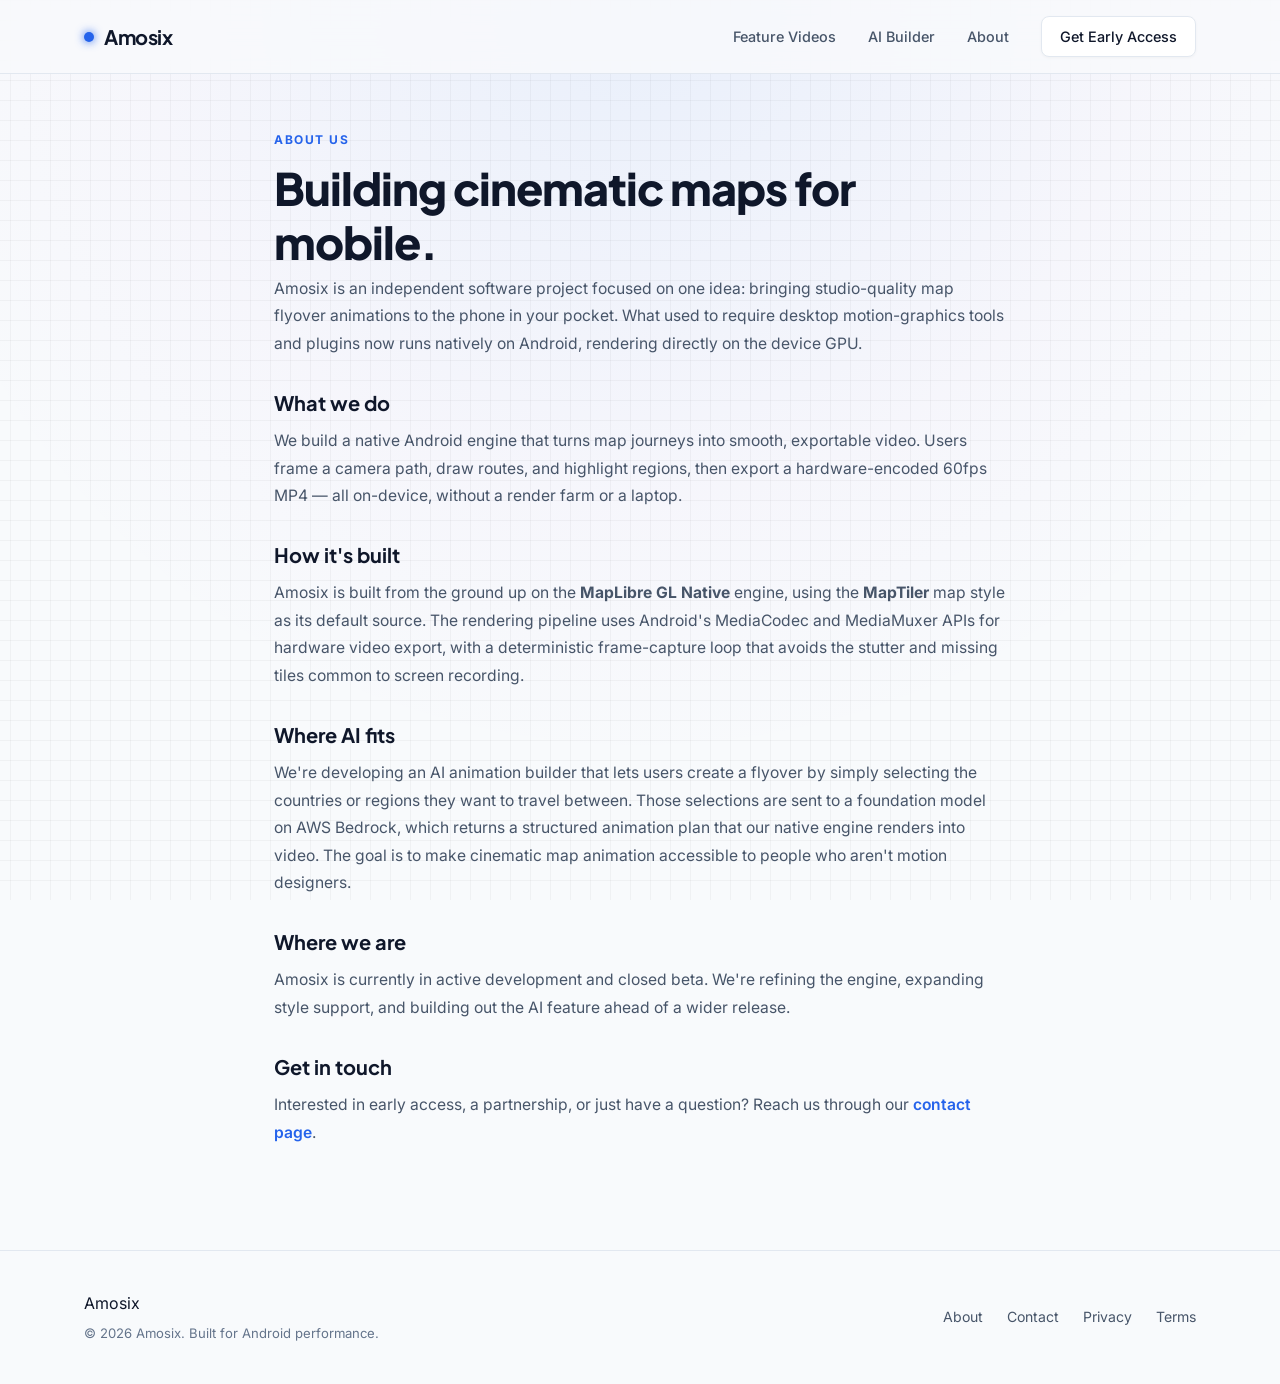
<file: about.html>
<!DOCTYPE html><html lang="en"><head><meta charset="UTF-8"><meta name="viewport" content="width=device-width,initial-scale=1"><title>About Us — Amosix</title><meta name="description" content="About Amosix — the team and mission behind the native Android map animation engine."><link rel="preconnect" href="https://fonts.googleapis.com"><link rel="preconnect" href="https://fonts.gstatic.com" crossorigin><link href="https://fonts.googleapis.com/css2?family=Inter:wght@300;400;500;600;700&family=Plus+Jakarta+Sans:wght@500;600;700;800&family=Space+Grotesk:wght@600;700&display=swap" rel="stylesheet"><link rel="stylesheet" href="style.css"></head><body><header class="navbar"><div class="nav-container"><a href="index.html" class="brand"><span class="brand-dot"></span> <span class="brand-name">Amosix</span></a><nav class="nav-menu" id="navMenu"><a href="index.html#showcase" class="nav-link">Feature Videos</a> <a href="index.html#ai" class="nav-link">AI Builder</a> <a href="about.html" class="nav-link">About</a> <a href="contact.html" class="nav-link btn-link">Get Early Access</a></nav><button class="nav-toggle" id="navToggle" aria-label="Toggle Navigation"><span></span> <span></span></button></div></header><section class="legal-section"><div class="legal-container"><span class="sub-title">ABOUT US</span><h1>Building cinematic maps for mobile.</h1><p>Amosix is an independent software project focused on one idea: bringing studio-quality map flyover animations to the phone in your pocket. What used to require desktop motion-graphics tools and plugins now runs natively on Android, rendering directly on the device GPU.</p><h2>What we do</h2><p>We build a native Android engine that turns map journeys into smooth, exportable video. Users frame a camera path, draw routes, and highlight regions, then export a hardware-encoded 60fps MP4 — all on-device, without a render farm or a laptop.</p><h2>How it's built</h2><p>Amosix is built from the ground up on the <strong>MapLibre GL Native</strong> engine, using the <strong>MapTiler</strong> map style as its default source. The rendering pipeline uses Android's MediaCodec and MediaMuxer APIs for hardware video export, with a deterministic frame-capture loop that avoids the stutter and missing tiles common to screen recording.</p><h2>Where AI fits</h2><p>We're developing an AI animation builder that lets users create a flyover by simply selecting the countries or regions they want to travel between. Those selections are sent to a foundation model on AWS Bedrock, which returns a structured animation plan that our native engine renders into video. The goal is to make cinematic map animation accessible to people who aren't motion designers.</p><h2>Where we are</h2><p>Amosix is currently in active development and closed beta. We're refining the engine, expanding style support, and building out the AI feature ahead of a wider release.</p><h2>Get in touch</h2><p>Interested in early access, a partnership, or just have a question? Reach us through our <a href="contact.html">contact page</a>.</p></div></section><footer class="footer"><div class="section-container footer-content"><div class="footer-brand"><span class="brand-dot"></span> <span class="brand-name">Amosix</span><p>© 2026 Amosix. Built for Android performance.</p></div><div class="footer-links"><a href="about.html">About</a> <a href="contact.html">Contact</a> <a href="privacy.html">Privacy</a> <a href="terms.html">Terms</a></div></div></footer><script>const navToggle=document.getElementById("navToggle"),navMenu=document.getElementById("navMenu");navToggle&&navMenu&&navToggle.addEventListener("click",()=>{navMenu.classList.toggle("active"),navToggle.classList.toggle("active")})</script></body></html>
</file>
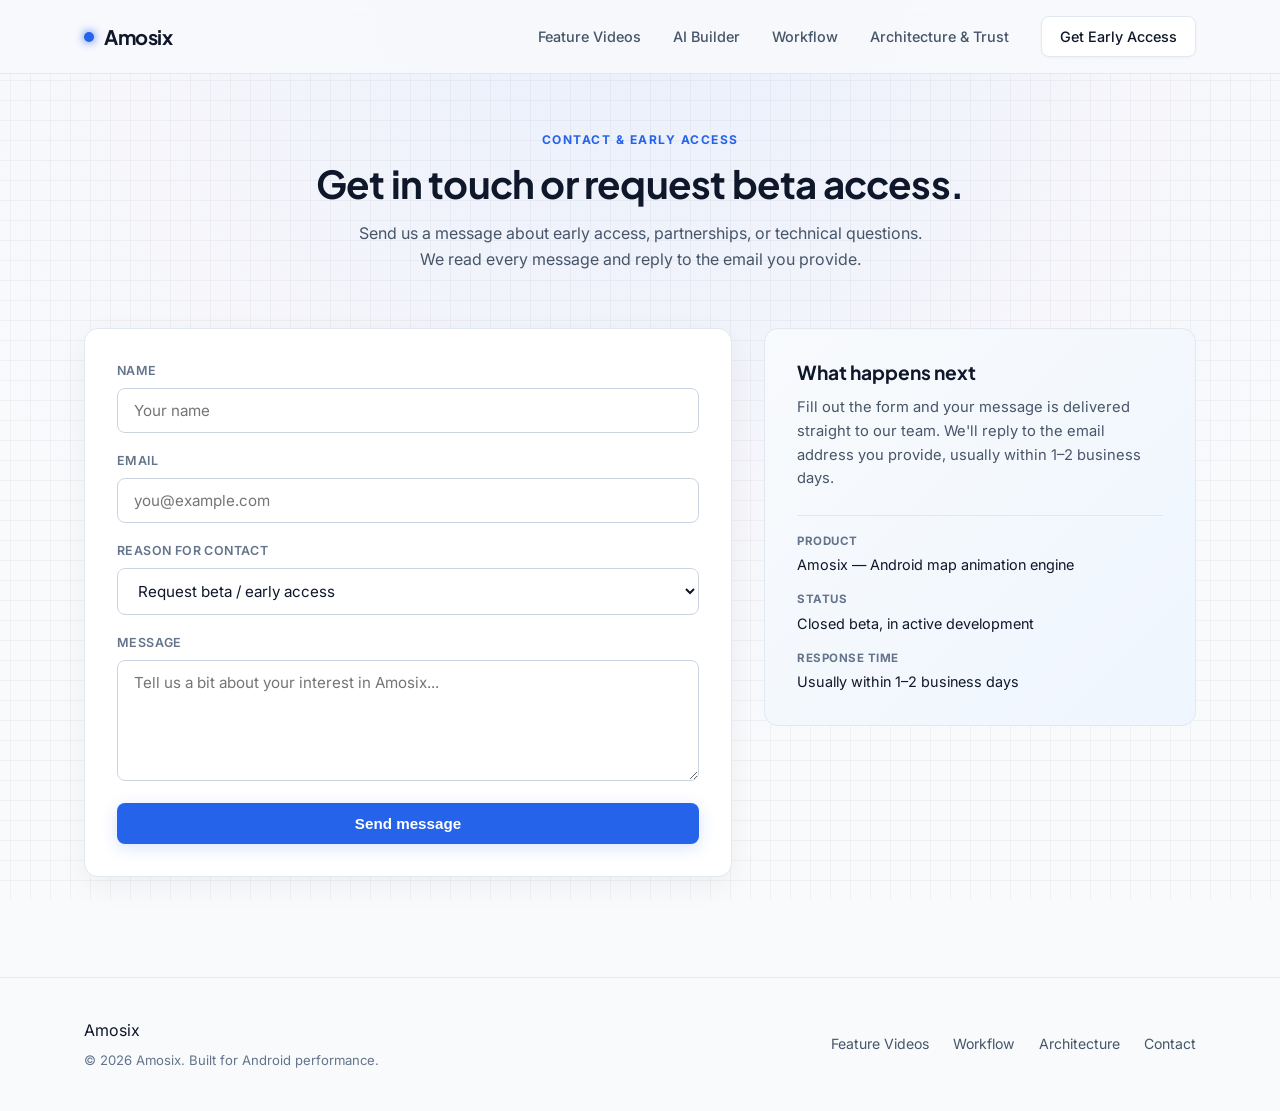
<file: contact.html>
<!DOCTYPE html><html lang="en"><head><meta charset="UTF-8"><meta name="viewport" content="width=device-width,initial-scale=1"><title>Contact & Early Access — Amosix</title><meta name="description" content="Request early access to Amosix or get in touch with the team."><link rel="preconnect" href="https://fonts.googleapis.com"><link rel="preconnect" href="https://fonts.gstatic.com" crossorigin><link href="https://fonts.googleapis.com/css2?family=Inter:wght@300;400;500;600;700&family=Plus+Jakarta+Sans:wght@500;600;700;800&family=Space+Grotesk:wght@600;700&display=swap" rel="stylesheet"><link rel="stylesheet" href="style.css"></head><body><header class="navbar"><div class="nav-container"><a href="index.html" class="brand"><span class="brand-dot"></span> <span class="brand-name">Amosix</span></a><nav class="nav-menu" id="navMenu"><a href="index.html#showcase" class="nav-link">Feature Videos</a> <a href="index.html#ai" class="nav-link">AI Builder</a> <a href="index.html#pipeline" class="nav-link">Workflow</a> <a href="index.html#verification" class="nav-link">Architecture &amp; Trust</a> <a href="contact.html" class="nav-link btn-link">Get Early Access</a></nav><button class="nav-toggle" id="navToggle" aria-label="Toggle Navigation"><span></span> <span></span></button></div></header><section class="contact-section"><div class="section-container"><div class="section-header center"><span class="sub-title">CONTACT &amp; EARLY ACCESS</span><h2>Get in touch or request beta access.</h2><p>Send us a message about early access, partnerships, or technical questions. We read every message and reply to the email you provide.</p></div><div class="contact-layout"><div class="contact-form-card"><form class="contact-form" id="contactForm" action="https://formsubmit.co/7fa11b66e1f1ee3bbdc846032f189206" method="POST"><input type="hidden" name="_subject" value="New Amosix early access / contact request"> <input type="hidden" name="_template" value="table"> <input type="hidden" name="_captcha" value="true"> <input type="hidden" name="_autoresponse" value="Thanks for reaching out to Amosix! We've received your message and our team will get back to you within 1-2 business days. — The Amosix Team"> <input type="hidden" name="_next" value="https://amosix.pages.dev/thankyou.html"> <input type="text" name="_honey" class="hp-field" tabindex="-1" autocomplete="off" aria-hidden="true"><div class="cf-field"><label for="cfName">Name</label> <input type="text" id="cfName" name="name" placeholder="Your name" required></div><div class="cf-field"><label for="cfEmail">Email</label> <input type="email" id="cfEmail" name="email" placeholder="you@example.com" required></div><div class="cf-field"><label for="cfTopic">Reason for contact</label> <select id="cfTopic" name="topic"><option>Request beta / early access</option><option>Partnership or business</option><option>Technical question</option><option>Other</option></select></div><div class="cf-field"><label for="cfMessage">Message</label> <textarea id="cfMessage" name="message" rows="5" placeholder="Tell us a bit about your interest in Amosix..." required></textarea></div><button type="submit" class="btn btn-primary cf-submit">Send message</button></form></div><div class="contact-info-card"><h3>What happens next</h3><p>Fill out the form and your message is delivered straight to our team. We'll reply to the email address you provide, usually within 1–2 business days.</p><div class="contact-meta"><div class="contact-meta-row"><span class="contact-meta-label">Product</span> <span>Amosix — Android map animation engine</span></div><div class="contact-meta-row"><span class="contact-meta-label">Status</span> <span>Closed beta, in active development</span></div><div class="contact-meta-row"><span class="contact-meta-label">Response time</span> <span>Usually within 1–2 business days</span></div></div></div></div></div></section><footer class="footer"><div class="section-container footer-content"><div class="footer-brand"><span class="brand-dot"></span> <span class="brand-name">Amosix</span><p>© 2026 Amosix. Built for Android performance.</p></div><div class="footer-links"><a href="index.html#showcase">Feature Videos</a> <a href="index.html#pipeline">Workflow</a> <a href="index.html#verification">Architecture</a> <a href="contact.html">Contact</a></div></div></footer><script>const navToggle=document.getElementById("navToggle"),navMenu=document.getElementById("navMenu");navToggle&&navMenu&&navToggle.addEventListener("click",()=>{navMenu.classList.toggle("active"),navToggle.classList.toggle("active")})</script></body></html>
</file>
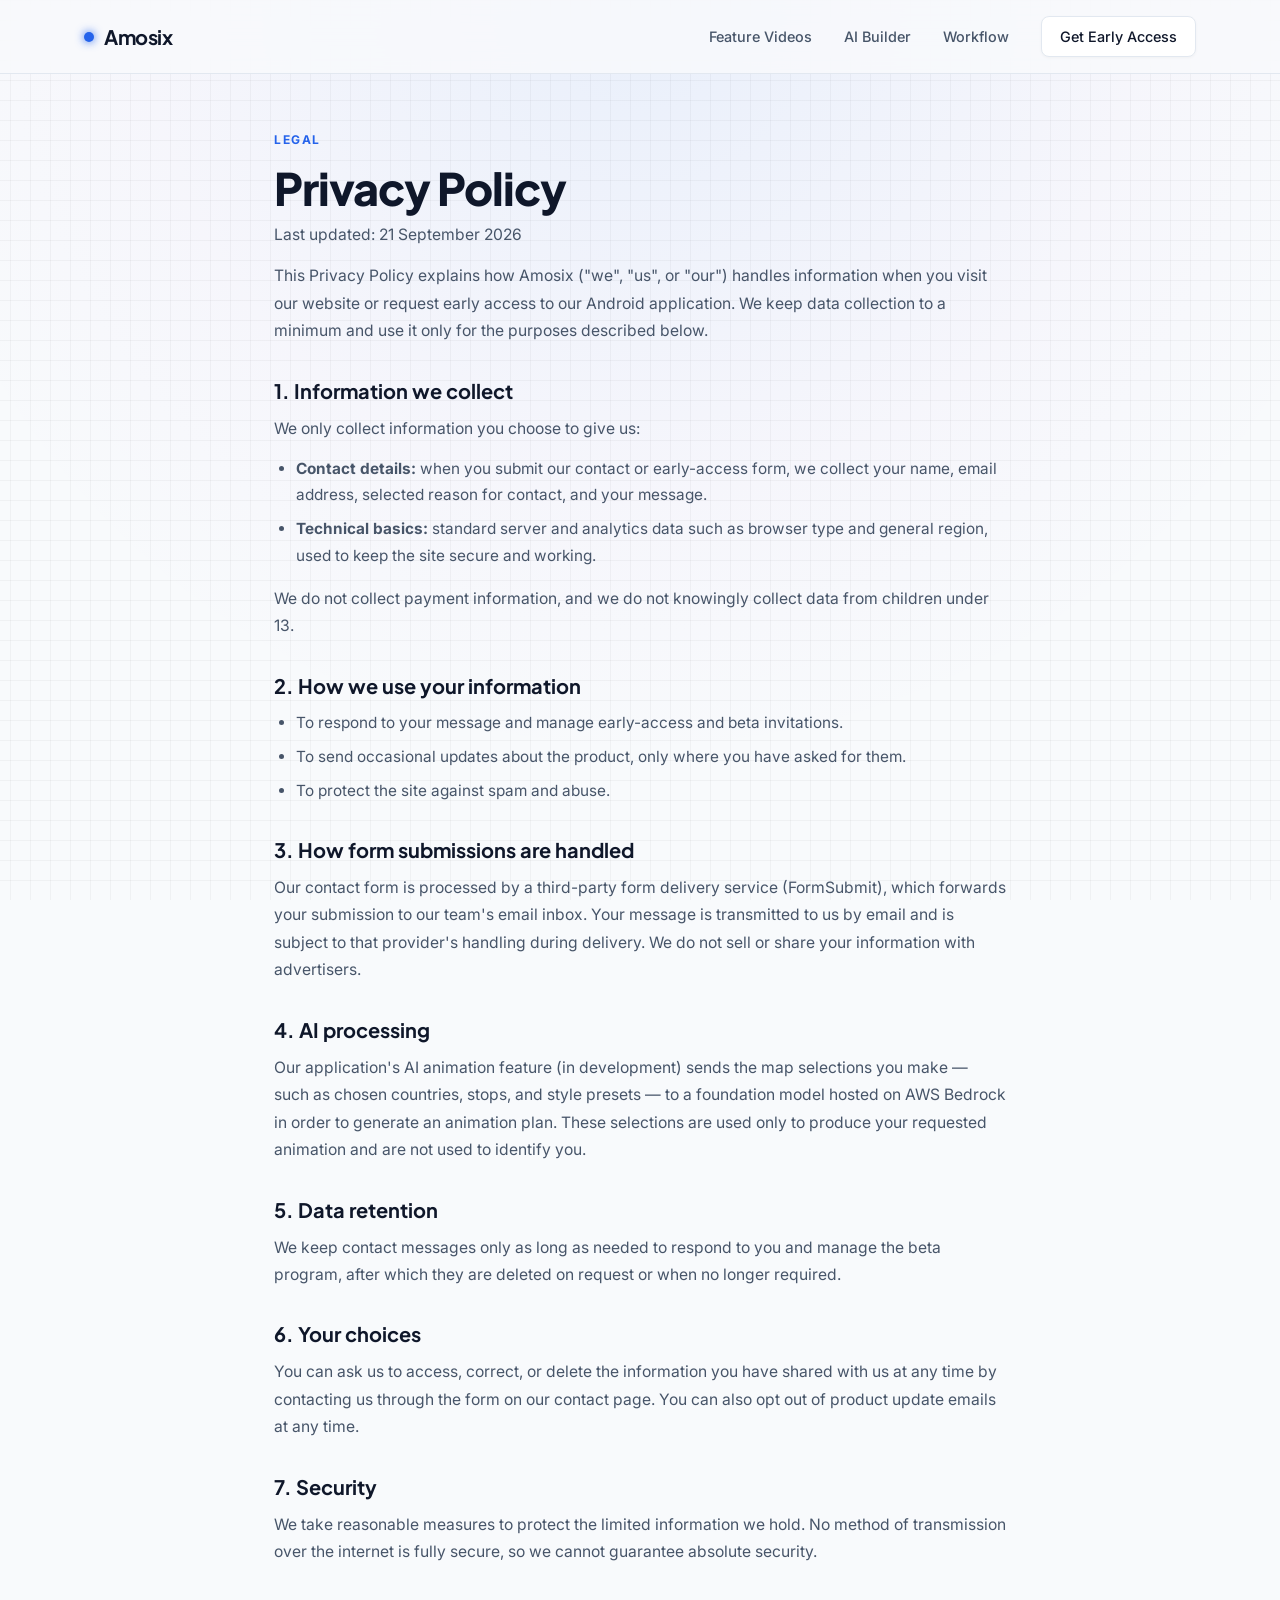
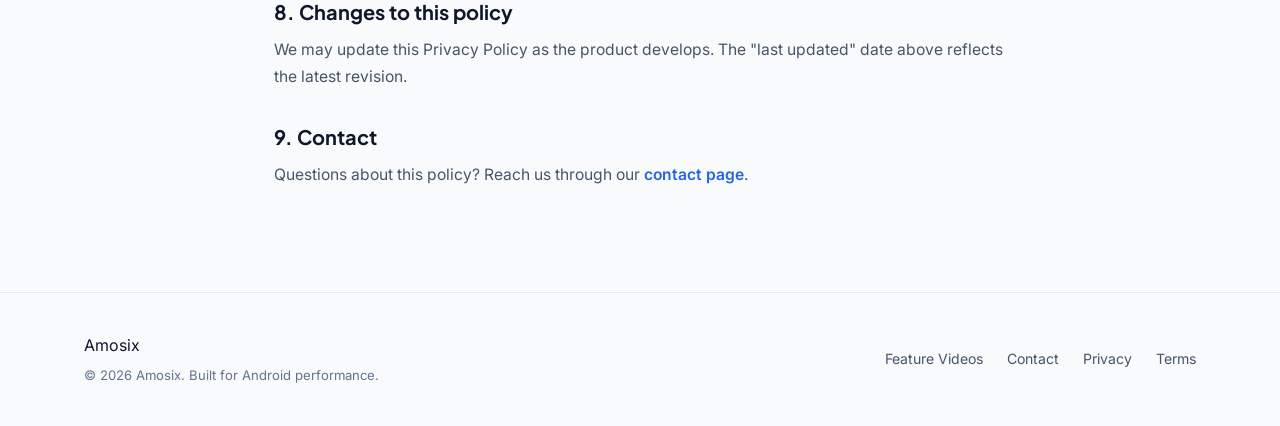
<file: privacy.html>
<!DOCTYPE html><html lang="en"><head><meta charset="UTF-8"><meta name="viewport" content="width=device-width,initial-scale=1"><title>Privacy Policy — Amosix</title><meta name="description" content="How Amosix collects, uses, and protects your information."><link rel="preconnect" href="https://fonts.googleapis.com"><link rel="preconnect" href="https://fonts.gstatic.com" crossorigin><link href="https://fonts.googleapis.com/css2?family=Inter:wght@300;400;500;600;700&family=Plus+Jakarta+Sans:wght@500;600;700;800&family=Space+Grotesk:wght@600;700&display=swap" rel="stylesheet"><link rel="stylesheet" href="style.css"></head><body><header class="navbar"><div class="nav-container"><a href="index.html" class="brand"><span class="brand-dot"></span> <span class="brand-name">Amosix</span></a><nav class="nav-menu" id="navMenu"><a href="index.html#showcase" class="nav-link">Feature Videos</a> <a href="index.html#ai" class="nav-link">AI Builder</a> <a href="index.html#pipeline" class="nav-link">Workflow</a> <a href="contact.html" class="nav-link btn-link">Get Early Access</a></nav><button class="nav-toggle" id="navToggle" aria-label="Toggle Navigation"><span></span> <span></span></button></div></header><section class="legal-section"><div class="legal-container"><span class="sub-title">LEGAL</span><h1>Privacy Policy</h1><p class="legal-updated">Last updated: 21 September 2026</p><p>This Privacy Policy explains how Amosix ("we", "us", or "our") handles information when you visit our website or request early access to our Android application. We keep data collection to a minimum and use it only for the purposes described below.</p><h2>1. Information we collect</h2><p>We only collect information you choose to give us:</p><ul><li><strong>Contact details:</strong> when you submit our contact or early-access form, we collect your name, email address, selected reason for contact, and your message.</li><li><strong>Technical basics:</strong> standard server and analytics data such as browser type and general region, used to keep the site secure and working.</li></ul><p>We do not collect payment information, and we do not knowingly collect data from children under 13.</p><h2>2. How we use your information</h2><ul><li>To respond to your message and manage early-access and beta invitations.</li><li>To send occasional updates about the product, only where you have asked for them.</li><li>To protect the site against spam and abuse.</li></ul><h2>3. How form submissions are handled</h2><p>Our contact form is processed by a third-party form delivery service (FormSubmit), which forwards your submission to our team's email inbox. Your message is transmitted to us by email and is subject to that provider's handling during delivery. We do not sell or share your information with advertisers.</p><h2>4. AI processing</h2><p>Our application's AI animation feature (in development) sends the map selections you make — such as chosen countries, stops, and style presets — to a foundation model hosted on AWS Bedrock in order to generate an animation plan. These selections are used only to produce your requested animation and are not used to identify you.</p><h2>5. Data retention</h2><p>We keep contact messages only as long as needed to respond to you and manage the beta program, after which they are deleted on request or when no longer required.</p><h2>6. Your choices</h2><p>You can ask us to access, correct, or delete the information you have shared with us at any time by contacting us through the form on our contact page. You can also opt out of product update emails at any time.</p><h2>7. Security</h2><p>We take reasonable measures to protect the limited information we hold. No method of transmission over the internet is fully secure, so we cannot guarantee absolute security.</p><h2>8. Changes to this policy</h2><p>We may update this Privacy Policy as the product develops. The "last updated" date above reflects the latest revision.</p><h2>9. Contact</h2><p>Questions about this policy? Reach us through our <a href="contact.html">contact page</a>.</p></div></section><footer class="footer"><div class="section-container footer-content"><div class="footer-brand"><span class="brand-dot"></span> <span class="brand-name">Amosix</span><p>© 2026 Amosix. Built for Android performance.</p></div><div class="footer-links"><a href="index.html#showcase">Feature Videos</a> <a href="contact.html">Contact</a> <a href="privacy.html">Privacy</a> <a href="terms.html">Terms</a></div></div></footer><script>const navToggle=document.getElementById("navToggle"),navMenu=document.getElementById("navMenu");navToggle&&navMenu&&navToggle.addEventListener("click",()=>{navMenu.classList.toggle("active"),navToggle.classList.toggle("active")})</script></body></html>
</file>
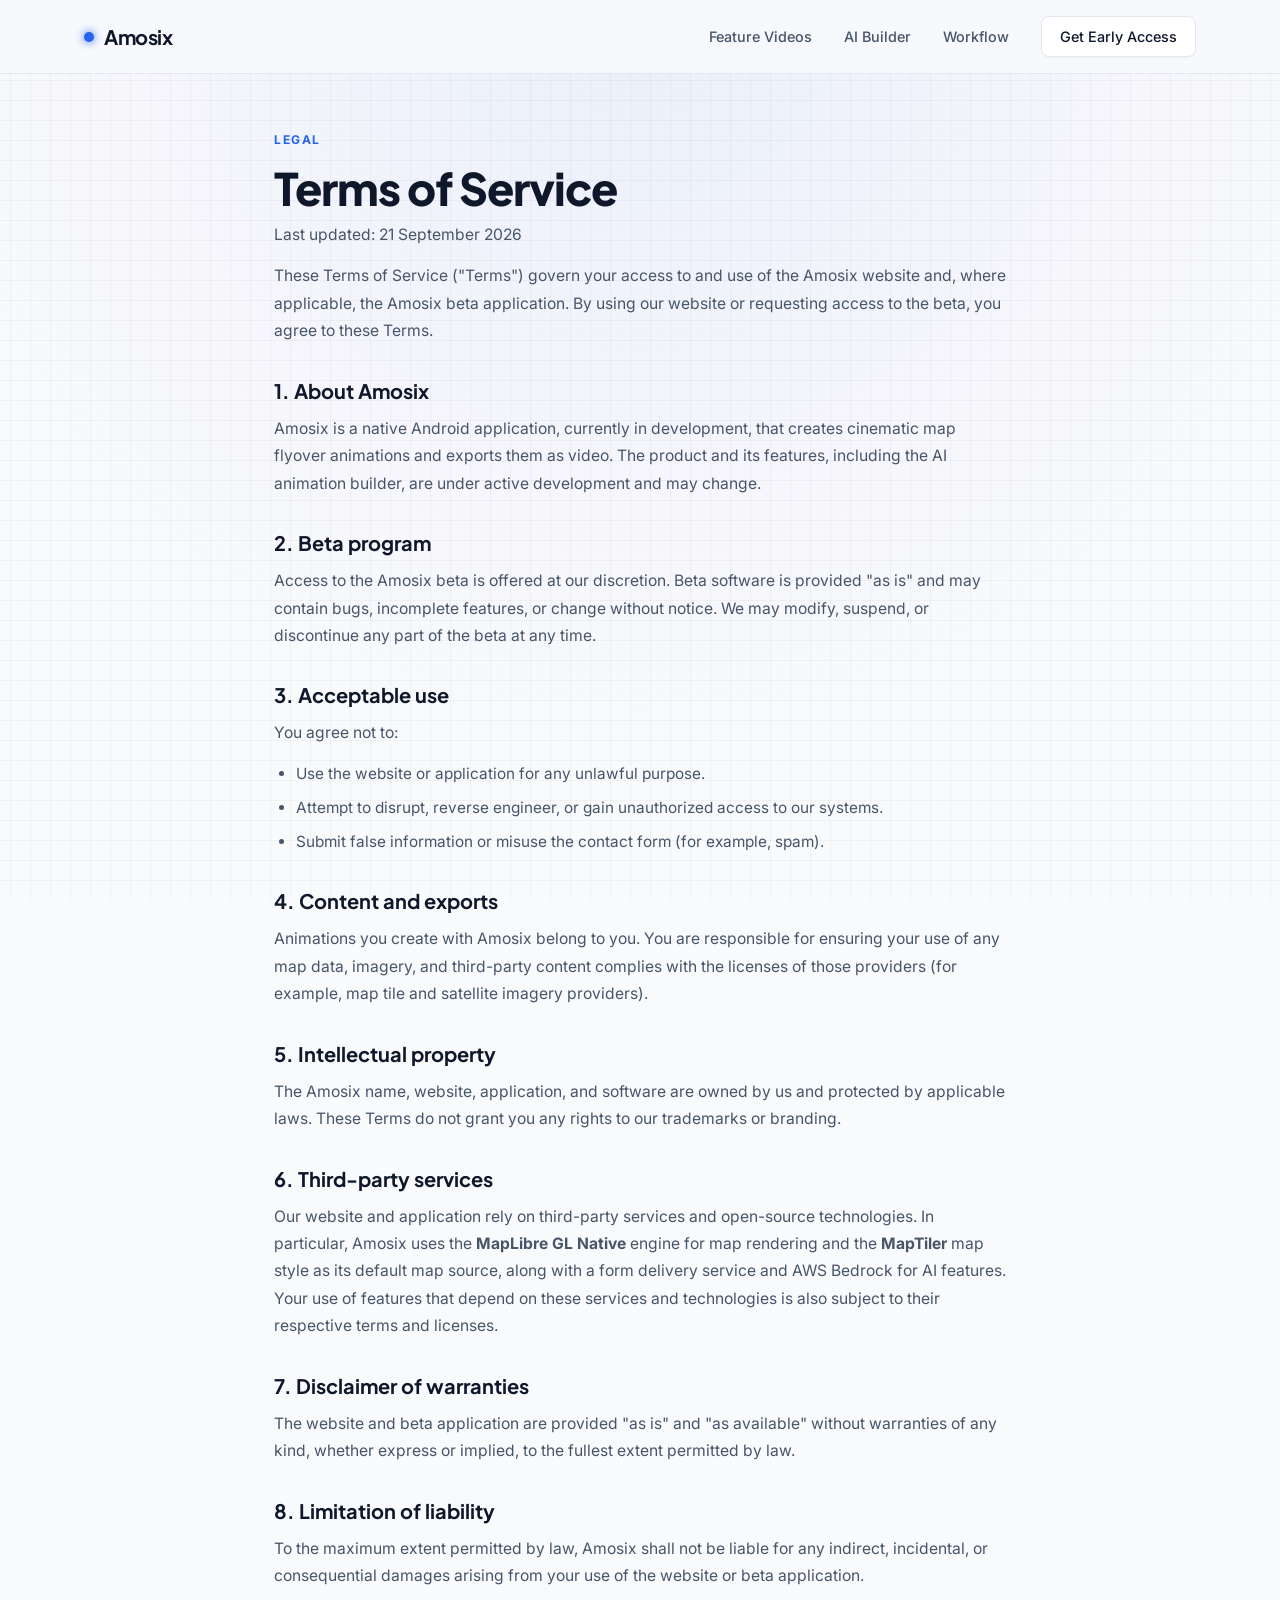
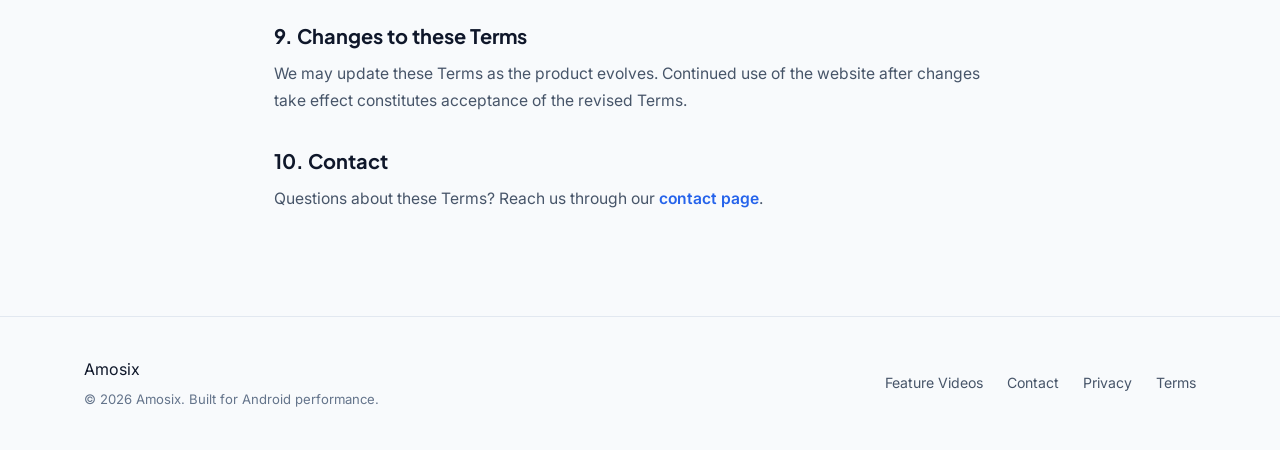
<file: terms.html>
<!DOCTYPE html><html lang="en"><head><meta charset="UTF-8"><meta name="viewport" content="width=device-width,initial-scale=1"><title>Terms of Service — Amosix</title><meta name="description" content="The terms that govern your use of the Amosix website and beta program."><link rel="preconnect" href="https://fonts.googleapis.com"><link rel="preconnect" href="https://fonts.gstatic.com" crossorigin><link href="https://fonts.googleapis.com/css2?family=Inter:wght@300;400;500;600;700&family=Plus+Jakarta+Sans:wght@500;600;700;800&family=Space+Grotesk:wght@600;700&display=swap" rel="stylesheet"><link rel="stylesheet" href="style.css"></head><body><header class="navbar"><div class="nav-container"><a href="index.html" class="brand"><span class="brand-dot"></span> <span class="brand-name">Amosix</span></a><nav class="nav-menu" id="navMenu"><a href="index.html#showcase" class="nav-link">Feature Videos</a> <a href="index.html#ai" class="nav-link">AI Builder</a> <a href="index.html#pipeline" class="nav-link">Workflow</a> <a href="contact.html" class="nav-link btn-link">Get Early Access</a></nav><button class="nav-toggle" id="navToggle" aria-label="Toggle Navigation"><span></span> <span></span></button></div></header><section class="legal-section"><div class="legal-container"><span class="sub-title">LEGAL</span><h1>Terms of Service</h1><p class="legal-updated">Last updated: 21 September 2026</p><p>These Terms of Service ("Terms") govern your access to and use of the Amosix website and, where applicable, the Amosix beta application. By using our website or requesting access to the beta, you agree to these Terms.</p><h2>1. About Amosix</h2><p>Amosix is a native Android application, currently in development, that creates cinematic map flyover animations and exports them as video. The product and its features, including the AI animation builder, are under active development and may change.</p><h2>2. Beta program</h2><p>Access to the Amosix beta is offered at our discretion. Beta software is provided "as is" and may contain bugs, incomplete features, or change without notice. We may modify, suspend, or discontinue any part of the beta at any time.</p><h2>3. Acceptable use</h2><p>You agree not to:</p><ul><li>Use the website or application for any unlawful purpose.</li><li>Attempt to disrupt, reverse engineer, or gain unauthorized access to our systems.</li><li>Submit false information or misuse the contact form (for example, spam).</li></ul><h2>4. Content and exports</h2><p>Animations you create with Amosix belong to you. You are responsible for ensuring your use of any map data, imagery, and third-party content complies with the licenses of those providers (for example, map tile and satellite imagery providers).</p><h2>5. Intellectual property</h2><p>The Amosix name, website, application, and software are owned by us and protected by applicable laws. These Terms do not grant you any rights to our trademarks or branding.</p><h2>6. Third-party services</h2><p>Our website and application rely on third-party services and open-source technologies. In particular, Amosix uses the <strong>MapLibre GL Native</strong> engine for map rendering and the <strong>MapTiler</strong> map style as its default map source, along with a form delivery service and AWS Bedrock for AI features. Your use of features that depend on these services and technologies is also subject to their respective terms and licenses.</p><h2>7. Disclaimer of warranties</h2><p>The website and beta application are provided "as is" and "as available" without warranties of any kind, whether express or implied, to the fullest extent permitted by law.</p><h2>8. Limitation of liability</h2><p>To the maximum extent permitted by law, Amosix shall not be liable for any indirect, incidental, or consequential damages arising from your use of the website or beta application.</p><h2>9. Changes to these Terms</h2><p>We may update these Terms as the product evolves. Continued use of the website after changes take effect constitutes acceptance of the revised Terms.</p><h2>10. Contact</h2><p>Questions about these Terms? Reach us through our <a href="contact.html">contact page</a>.</p></div></section><footer class="footer"><div class="section-container footer-content"><div class="footer-brand"><span class="brand-dot"></span> <span class="brand-name">Amosix</span><p>© 2026 Amosix. Built for Android performance.</p></div><div class="footer-links"><a href="index.html#showcase">Feature Videos</a> <a href="contact.html">Contact</a> <a href="privacy.html">Privacy</a> <a href="terms.html">Terms</a></div></div></footer><script>const navToggle=document.getElementById("navToggle"),navMenu=document.getElementById("navMenu");navToggle&&navMenu&&navToggle.addEventListener("click",()=>{navMenu.classList.toggle("active"),navToggle.classList.toggle("active")})</script></body></html>
</file>
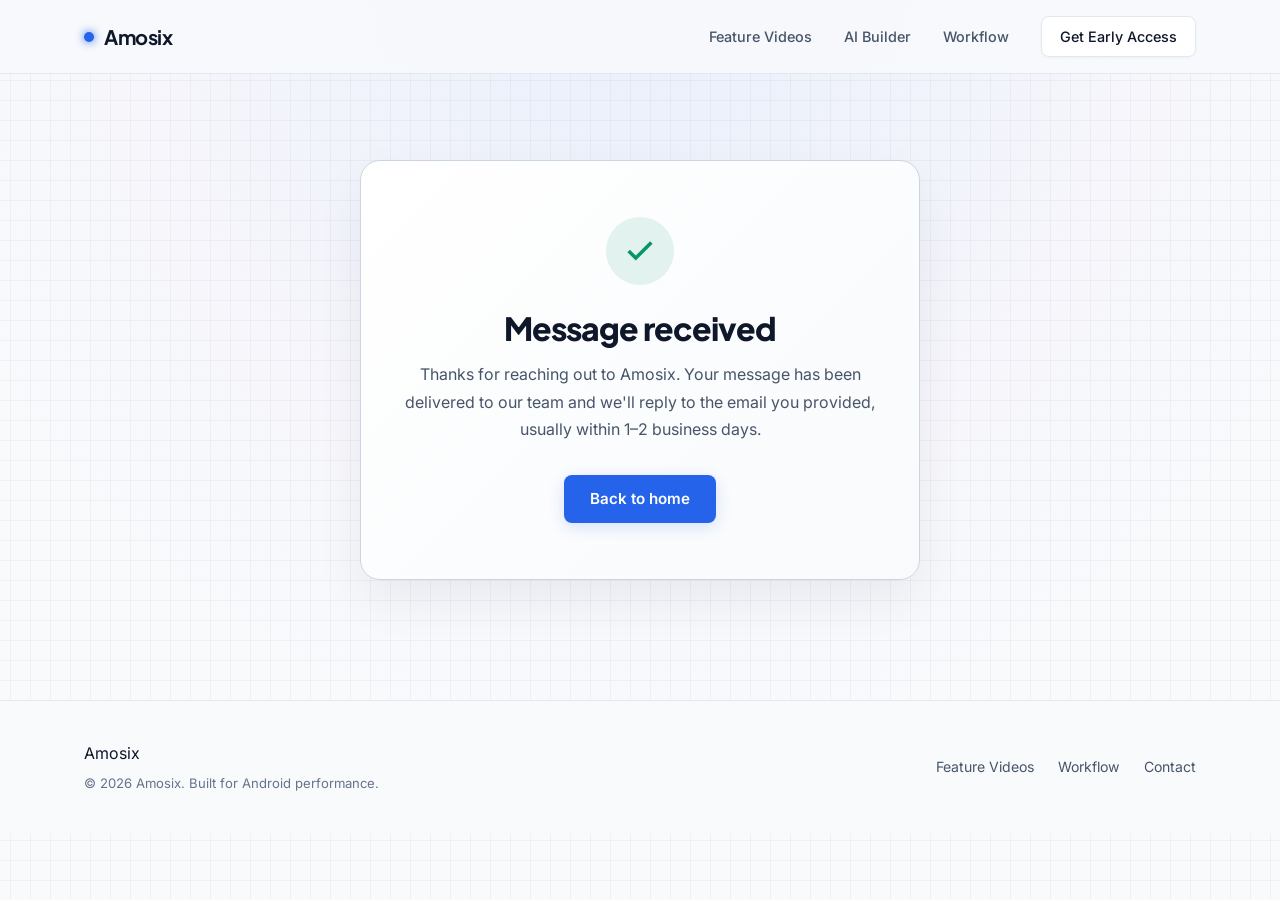
<file: thankyou.html>
<!DOCTYPE html><html lang="en"><head><meta charset="UTF-8"><meta name="viewport" content="width=device-width,initial-scale=1"><title>Message Received — Amosix</title><meta name="description" content="Thanks for reaching out to Amosix. Your message has been received."><link rel="preconnect" href="https://fonts.googleapis.com"><link rel="preconnect" href="https://fonts.gstatic.com" crossorigin><link href="https://fonts.googleapis.com/css2?family=Inter:wght@300;400;500;600;700&family=Plus+Jakarta+Sans:wght@500;600;700;800&family=Space+Grotesk:wght@600;700&display=swap" rel="stylesheet"><link rel="stylesheet" href="style.css"></head><body><header class="navbar"><div class="nav-container"><a href="index.html" class="brand"><span class="brand-dot"></span> <span class="brand-name">Amosix</span></a><nav class="nav-menu"><a href="index.html#showcase" class="nav-link">Feature Videos</a> <a href="index.html#ai" class="nav-link">AI Builder</a> <a href="index.html#pipeline" class="nav-link">Workflow</a> <a href="contact.html" class="nav-link btn-link">Get Early Access</a></nav></div></header><section class="thankyou-section"><div class="section-container"><div class="thankyou-card"><div class="thankyou-icon"><svg width="34" height="34" viewBox="0 0 24 24" fill="none" stroke="currentColor" stroke-width="2.5"><polyline points="20 6 9 17 4 12"></polyline></svg></div><h1>Message received</h1><p>Thanks for reaching out to Amosix. Your message has been delivered to our team and we'll reply to the email you provided, usually within 1–2 business days.</p><a href="index.html" class="btn btn-primary">Back to home</a></div></div></section><footer class="footer"><div class="section-container footer-content"><div class="footer-brand"><span class="brand-dot"></span> <span class="brand-name">Amosix</span><p>© 2026 Amosix. Built for Android performance.</p></div><div class="footer-links"><a href="index.html#showcase">Feature Videos</a> <a href="index.html#pipeline">Workflow</a> <a href="contact.html">Contact</a></div></div></footer></body></html>
</file>
<file: style.css>
@keyframes pingAnim{0%,to{transform:scale(.9);opacity:.7}50%{transform:scale(1.4);opacity:1}}@keyframes spin{to{transform:rotate(360deg)}}*,::after,::before{box-sizing:border-box;margin:0;padding:0}:root{--bg-primary:#f8fafc;--bg-secondary:#f1f5f9;--bg-card:#ffffff;--bg-card-hover:#ffffff;--text-main:#0f172a;--text-muted:#475569;--text-subtle:#64748b;--accent:#2563eb;--accent-hover:#1d4ed8;--accent-light:#3b82f6;--accent-glow:rgba(37, 99, 235, 0.18);--border-light:#e2e8f0;--border-hover:#cbd5e1;--font-main:'Inter', -apple-system, BlinkMacSystemFont, sans-serif;--font-heading:'Plus Jakarta Sans', 'Inter', sans-serif;--font-display:'Space Grotesk', sans-serif;--max-width:1160px;--radius-sm:8px;--radius-md:14px;--radius-lg:20px}h1,h2,h3,h4,html{color:var(--text-main)}body,html{background-color:var(--bg-primary)}html{scroll-behavior:smooth;font-family:var(--font-main);line-height:1.6;-webkit-font-smoothing:antialiased}body{overflow-x:hidden;min-height:100vh;background-image:radial-gradient(circle at 50%0,rgba(37,99,235,.07)0,rgba(147,51,234,.02) 45%,transparent 70%),linear-gradient(to right,rgba(0,0,0,.035) 1px,transparent 1px),linear-gradient(to bottom,rgba(0,0,0,.035) 1px,transparent 1px);background-size:100% 100%,20px 20px,20px 20px;background-position:top center,center center,center center;background-attachment:fixed}h1,h2,h3,h4{font-family:var(--font-heading);line-height:1.2}a{color:inherit;text-decoration:none}.gradient-text{background:linear-gradient(135deg,#1d4ed8 0,#7c3aed 100%);-webkit-background-clip:text;-webkit-text-fill-color:transparent}.section-container{max-width:var(--max-width);margin:0 auto;padding:0 24px}.navbar{position:fixed;top:0;left:0;right:0;z-index:1000;background:rgba(248,250,252,.85);backdrop-filter:blur(16px);-webkit-backdrop-filter:blur(16px);border-bottom:1px solid var(--border-light)}.brand,.nav-container{display:flex;align-items:center}.nav-container{max-width:var(--max-width);margin:0 auto;padding:16px 24px;justify-content:space-between}.brand{gap:10px;font-family:var(--font-heading);font-weight:700;font-size:1.25rem;letter-spacing:-.5px;color:var(--text-main)}.brand-dot{width:10px;height:10px;background-color:var(--accent);border-radius:50%;box-shadow:0 0 10px var(--accent)}.nav-menu{display:flex;align-items:center;gap:32px}.nav-link{font-size:.9rem;font-weight:500;color:var(--text-muted);transition:color .2s ease}.btn-link,.nav-link:hover{color:var(--text-main)}.btn-link{padding:8px 18px;background:#fff;border:1px solid var(--border-light);border-radius:var(--radius-sm);box-shadow:0 1px 3px rgba(0,0,0,.04);transition:all .2s ease}.btn-link:hover{background:#fff;border-color:var(--border-hover);box-shadow:0 3px 8px rgba(0,0,0,.08)}.btn,.nav-toggle{cursor:pointer;border:0}.nav-toggle{display:none;background:0 0;padding:4px;flex-direction:column;gap:5px}.nav-toggle span{display:block;width:22px;height:2px;background-color:var(--text-main);transition:transform .3s,opacity .3s}.btn{display:inline-flex;align-items:center;justify-content:center;gap:10px;padding:12px 26px;font-size:.95rem;font-weight:600;border-radius:var(--radius-sm);transition:all .25s ease}.btn-primary{background-color:var(--accent);color:#fff;box-shadow:0 4px 16px var(--accent-glow)}.btn-primary:hover{background-color:var(--accent-hover);transform:translateY(-2px);box-shadow:0 6px 20px rgba(37,99,235,.3)}.btn-secondary{background:#fff;color:var(--text-main);border:1px solid var(--border-hover);box-shadow:0 1px 3px rgba(0,0,0,.05)}.btn-secondary:hover{background:#f1f5f9;border-color:#94a3b8;transform:translateY(-2px)}.hero{padding:130px 0 80px;position:relative;overflow:hidden;text-align:center}.cs-ambient-watermark{position:absolute;top:90px;left:50%;transform:translateX(-50%);font-family:var(--font-display);font-size:clamp(4rem,11vw,9rem);font-weight:800;letter-spacing:12px;white-space:nowrap;color:transparent;-webkit-text-stroke:1.5px rgba(15,23,42,.05);pointer-events:none;user-select:none;z-index:0;opacity:.9}.hero-container{max-width:960px;margin:0 auto;padding:0 24px;display:flex;flex-direction:column;align-items:center;position:relative;z-index:1}.cs-header-strip{display:flex;align-items:center;gap:12px;margin-bottom:20px;font-family:var(--font-display);font-size:.82rem;letter-spacing:1.5px}.cs-ping{width:7px;height:7px;border-radius:50%;background-color:var(--accent);box-shadow:0 0 8px var(--accent);animation:pingAnim 2s infinite ease-in-out}.cs-text-bold{font-weight:700;color:var(--text-main);background:linear-gradient(90deg,#1d4ed8,#7c3aed);-webkit-background-clip:text;-webkit-text-fill-color:transparent}.cs-text-sep{color:#cbd5e1;font-weight:400}.cs-text-dim{font-weight:600;color:var(--text-subtle);font-size:.76rem}.hero-media-wrapper.hero-top-media{width:100%;position:relative;margin-bottom:36px}.hero-video-frame{position:relative;z-index:2;border-radius:var(--radius-md);overflow:hidden;border:1px solid var(--border-light);box-shadow:0 20px 50px rgba(15,23,42,.08),0 2px 10px rgba(15,23,42,.03);background:#fff}.hero-gif,.hero-video-element{width:100%;height:auto;display:block;object-fit:cover;border-radius:var(--radius-md)}.hero-gif.hidden{display:none}.hero-glow-backdrop{position:absolute;top:-15px;left:8%;right:8%;height:100%;background:radial-gradient(ellipse at center,rgba(37,99,235,.08)0,rgba(124,58,237,.03) 50%,transparent 70%);filter:blur(40px);pointer-events:none;z-index:1}.hero-center-content h1{font-size:clamp(2.5rem,5vw,4rem);font-weight:800;letter-spacing:-1.8px;margin-bottom:18px}.hero-description{font-size:1.08rem;color:var(--text-muted);margin:0 auto 32px;max-width:620px;line-height:1.7}.hero-actions,.hero-stats{display:flex;justify-content:center}.hero-actions{gap:16px;flex-wrap:wrap;margin-bottom:48px}.hero-stats{align-items:center;gap:36px;padding-top:32px;border-top:1px solid var(--border-light);width:100%}.stat-item{display:flex;flex-direction:column}.showcase-info h3,.stat-num{font-weight:700;color:var(--text-main)}.stat-num{font-family:var(--font-heading);font-size:1.2rem}.stat-label{font-size:.8rem;color:var(--text-subtle)}.stat-divider{width:1px;height:32px;background:var(--border-light)}.section-header{margin-bottom:56px}.section-header.center{text-align:center}.sub-title{display:block;font-size:.75rem;font-weight:700;letter-spacing:1.5px;color:var(--accent);margin-bottom:12px}.section-header h2{font-size:clamp(1.8rem,3vw,2.5rem);font-weight:700;letter-spacing:-.8px;margin-bottom:14px}.section-header p{color:var(--text-muted);font-size:1rem;max-width:580px}.section-header.center p{margin:0 auto}.video-showcase-section{padding:100px 0;background-color:var(--bg-secondary);border-top:1px solid var(--border-light);border-bottom:1px solid var(--border-light)}.showcase-grid{display:grid;grid-template-columns:repeat(2,1fr);gap:32px}.showcase-card{background:#fff;border:1px solid var(--border-light);border-radius:var(--radius-md);overflow:hidden;box-shadow:0 4px 20px rgba(15,23,42,.04);transition:transform .25s ease,border-color .25s ease,box-shadow .25s ease;display:flex;flex-direction:column}.showcase-card:hover{transform:translateY(-4px);border-color:var(--border-hover);box-shadow:0 14px 35px rgba(15,23,42,.08)}.showcase-video-box{width:100%;aspect-ratio:1/1;background:#000;overflow:hidden;display:flex;align-items:center;justify-content:center}.showcase-video{width:100%;height:100%;aspect-ratio:1/1;object-fit:cover;display:block}.showcase-info{padding:24px;display:flex;flex-direction:column;gap:8px}.showcase-tag{font-family:var(--font-display);font-size:.7rem;font-weight:700;color:var(--accent);letter-spacing:1px}.showcase-info h3{font-size:1.15rem}.showcase-info p{font-size:.9rem;color:var(--text-muted);line-height:1.6}.ai-section{padding:100px 0;background-color:var(--bg-primary);border-top:1px solid var(--border-light)}.ai-builder{display:grid;grid-template-columns:1.1fr .9fr;gap:32px;align-items:stretch}.ai-panel{background:#fff;border:1px solid var(--border-light);border-radius:var(--radius-md);padding:28px;box-shadow:0 8px 30px rgba(15,23,42,.05);display:flex;flex-direction:column;gap:20px;position:relative}.ai-preview-bar{display:flex;align-items:center;gap:10px;margin:-6px -6px 4px;padding:8px 12px;background:#f1f5f9;border:1px dashed var(--border-hover);border-radius:var(--radius-sm)}.ai-preview-dots{display:inline-flex;gap:5px;flex-shrink:0}.ai-preview-dots i{width:9px;height:9px;border-radius:50%;background:#cbd5e1;display:block}.ai-preview-label{font-size:.74rem;font-weight:600;letter-spacing:.3px;color:var(--text-subtle);text-transform:uppercase}.ai-preview-caption{font-size:.78rem;color:var(--text-subtle);font-style:italic;text-align:center;margin-top:-6px}.ai-panel-head{display:flex;align-items:baseline;justify-content:space-between;flex-wrap:wrap;gap:8px}.ai-custom-head{padding-top:6px;border-top:1px dashed var(--border-light)}.ai-step-label{font-family:var(--font-heading);font-size:.95rem;font-weight:700;color:var(--text-main)}.ai-hint,.ai-select-group label{font-size:.75rem;color:var(--text-subtle);font-weight:500}.ai-route-picker{display:flex;align-items:flex-end;gap:14px;flex-wrap:wrap}.ai-select-group{display:flex;flex-direction:column;gap:6px;flex:1;min-width:120px}.ai-select-group label{font-size:.72rem;font-weight:600;letter-spacing:.5px;text-transform:uppercase}.ai-fake-select{padding:12px 16px;border:1px solid #cbd5e1;border-radius:var(--radius-sm);background:#fff;font-size:.95rem;font-weight:500;color:var(--text-main);display:flex;align-items:center;justify-content:space-between}.ai-caret{color:var(--text-subtle);font-size:.8rem}.ai-route-arrow{font-size:1.3rem;font-weight:700;color:var(--accent);padding-bottom:10px}.ai-add-stop{padding:12px 16px;border:1px dashed var(--border-hover);border-radius:var(--radius-sm);background:#f8fafc;color:var(--text-muted);font-size:.85rem;font-weight:600;transition:all .2s ease}.ai-add-stop:hover{border-color:var(--accent);color:var(--accent)}.ai-preset-row{display:flex;flex-direction:column;gap:10px}.ai-preset-label{font-size:.72rem;font-weight:600;letter-spacing:.5px;text-transform:uppercase;color:var(--text-subtle)}.ai-chips{display:flex;flex-wrap:wrap;gap:10px}.ai-chip{padding:8px 16px;border-radius:50px;border:1px solid var(--border-light);background:#f1f5f9;font-size:.85rem;font-weight:500;color:#334155;transition:all .2s ease}.ai-chip.active{background:var(--accent);border-color:var(--accent);color:#fff}.ai-chip.subtle{background:#fff;border-style:dashed;color:var(--text-muted);cursor:default}.ai-custom-row{display:flex;flex-wrap:wrap;gap:10px}.ai-generate{margin-top:6px;width:100%}.ai-generate:disabled{opacity:.55;cursor:not-allowed;box-shadow:none;transform:none}.ai-generate:disabled:hover{background-color:var(--accent);transform:none;box-shadow:none}.ai-add-stop,.ai-chip,.ai-fake-select{cursor:default;pointer-events:none}.ai-explain,.ai-flow-list{display:flex;flex-direction:column}.ai-explain{background:linear-gradient(135deg,#f8fafc 0,#eff6ff 100%);border:1px solid var(--border-light);border-radius:var(--radius-md);padding:28px;gap:14px}.ai-explain h3,.verif-spec-body h3{font-size:1.2rem;font-weight:700;color:var(--text-main)}.ai-explain p,.flow-step p{font-size:.92rem;color:var(--text-muted);line-height:1.65}.ai-flow-list{list-style:none;padding:0;margin:4px 0;gap:10px}.ai-flow-list li,.verif-list li{font-size:.9rem;color:var(--text-main);line-height:1.55;padding-left:22px;position:relative}.ai-flow-list li::before,.verif-list li::before{content:"▸";position:absolute;left:0;color:var(--accent);font-weight:700}.ai-note{font-size:.82rem!important;color:var(--text-subtle)!important;font-style:italic;padding-top:6px;border-top:1px dashed var(--border-light)}.pipeline-section{padding:90px 0}.pipeline-flow{display:flex;align-items:center;gap:16px}.flow-step{flex:1;background:#fff;border:1px solid var(--border-light);border-radius:var(--radius-md);padding:24px 20px;box-shadow:0 4px 16px rgba(15,23,42,.03)}.flow-header{display:flex;align-items:center;gap:10px;margin-bottom:8px}.flow-idx{font-family:var(--font-heading);font-size:.78rem;font-weight:800;color:var(--accent);background:rgba(37,99,235,.08);padding:2px 8px;border-radius:4px}.flow-step h4{font-size:.98rem;font-weight:700}.flow-step p{font-size:.85rem;line-height:1.5}.flow-connector{font-size:1.2rem;font-weight:700;color:#94a3b8}.verification-section{padding:95px 0;background-color:var(--bg-primary);border-top:1px solid var(--border-light)}.verif-specs-list{display:flex;flex-direction:column;gap:0;border-top:1px solid var(--border-light)}.verif-spec-row{display:flex;gap:36px;padding:36px 0;border-bottom:1px solid var(--border-light);background:0 0;transition:background-color .2s ease}.verif-spec-row:hover{background-color:rgba(255,255,255,.5)}.verif-spec-meta{width:210px;flex-shrink:0;display:flex;flex-direction:column;gap:6px;padding-top:4px}.verif-spec-num,.verif-spec-tag{font-family:var(--font-display);font-size:1.3rem;font-weight:800;color:var(--accent);letter-spacing:-.5px}.verif-spec-tag{font-size:.72rem;font-weight:700;letter-spacing:1.5px;color:var(--text-subtle);text-transform:uppercase}.verif-spec-body{flex:1}.verif-spec-body h3{font-size:1.25rem;margin-bottom:10px;line-height:1.35}.verif-spec-body h3 code{font-family:monospace;font-size:.92em;color:#1d4ed8;background:#eff6ff;padding:2px 7px;border-radius:4px}.verif-desc{font-size:.95rem;color:var(--text-muted);margin-bottom:16px;line-height:1.6}.verif-list{list-style:none;padding:0;margin:0;display:flex;flex-direction:column;gap:10px}.verif-list li{line-height:1.6}.verif-list code{font-family:monospace;font-size:.86em;background:#f1f5f9;color:#0f172a;padding:2px 6px;border-radius:4px;border:1px solid #e2e8f0}.tech-section{padding:80px 0;background:var(--bg-secondary);border-top:1px solid var(--border-light);border-bottom:1px solid var(--border-light)}.tech-box{background:#fff;border:1px solid var(--border-light);border-radius:var(--radius-lg);padding:48px;text-align:center;box-shadow:0 8px 30px rgba(15,23,42,.04)}.tech-header p{margin:8px auto 32px}.tech-chips{display:flex;flex-wrap:wrap;gap:12px;justify-content:center}.chip{padding:8px 18px;background:#f1f5f9;border:1px solid var(--border-light);border-radius:50px;font-size:.85rem;font-weight:500;color:#334155}.cta-section{padding:100px 0}.cta-card{background:linear-gradient(135deg,#fff 0,#f8fafc 100%);border:1px solid var(--border-hover);border-radius:var(--radius-lg);padding:60px 32px;text-align:center;max-width:720px;margin:0 auto;box-shadow:0 20px 50px rgba(15,23,42,.06)}.cta-card h2{font-size:2.1rem;margin-bottom:12px}.cta-card p{color:var(--text-muted);margin-bottom:32px;font-size:.98rem}.cta-form{display:flex;flex-direction:column;gap:16px;max-width:480px;margin:0 auto}.form-input-wrapper{width:100%}.form-input-wrapper input{width:100%;padding:14px 20px;border-radius:var(--radius-sm);border:1px solid #cbd5e1;background:#fff;color:var(--text-main);font-size:.95rem;outline:0;transition:border-color .2s,box-shadow .2s}.cf-field input:focus,.cf-field select:focus,.cf-field textarea:focus,.form-input-wrapper input:focus{border-color:var(--accent);box-shadow:0 0 0 3px rgba(37,99,235,.12)}.hp-field{display:none!important;opacity:0;position:absolute;left:-9999px}.captcha-widget{background:#fff;border:1px solid #cbd5e1;border-radius:var(--radius-sm);padding:14px 16px;box-shadow:0 2px 8px rgba(15,23,42,.04);text-align:left;display:flex;flex-direction:column;gap:12px}.captcha-main-row{display:flex;align-items:center;justify-content:space-between}.captcha-box{display:flex;align-items:center;gap:12px;cursor:pointer;user-select:none}.captcha-checkbox{width:22px;height:22px;border:2px solid #94a3b8;border-radius:4px;background:#fff;display:flex;align-items:center;justify-content:center;transition:border-color .2s,background-color .2s}.captcha-checkbox.verified{background-color:#059669;border-color:#059669}.captcha-check{color:#fff}.captcha-spinner{width:12px;height:12px;border:2px solid #2563eb;border-top-color:transparent;border-radius:50%;animation:spin .8s linear infinite}.captcha-label{font-size:.88rem;font-weight:500;color:var(--text-main);transition:color .2s}.captcha-brand{display:flex;align-items:center;gap:6px;font-size:.75rem;color:var(--text-subtle);font-weight:500}.captcha-brand svg,.legal-container a{color:var(--accent)}.captcha-challenge{padding-top:10px;border-top:1px dashed #e2e8f0;display:flex;flex-direction:column;gap:8px}.challenge-question{font-size:.82rem;font-weight:600;color:var(--text-main)}.challenge-controls{display:flex;gap:10px}.challenge-controls input{width:90px;padding:6px 12px;border-radius:4px;border:1px solid #cbd5e1;font-size:.9rem;outline:0}.btn-captcha-verify{padding:6px 14px;font-size:.82rem;font-weight:600;background:var(--text-main);color:#fff;border:0;border-radius:4px;cursor:pointer;transition:background-color .2s}.btn-captcha-verify:hover{background:var(--accent)}.hidden{display:none!important}.form-feedback{margin-top:14px;font-size:.88rem}.form-feedback.success{color:#059669}.form-feedback.error{color:#dc2626}.contact-section{padding:130px 0 100px}.contact-layout{display:grid;grid-template-columns:1.2fr .8fr;gap:32px;align-items:start}.contact-form-card{background:#fff;border:1px solid var(--border-light);border-radius:var(--radius-md);padding:32px;box-shadow:0 8px 30px rgba(15,23,42,.05)}.cf-field,.contact-form,.legal-container ul{display:flex;flex-direction:column;gap:18px}.cf-field,.legal-container ul{gap:7px}.cf-field label{font-size:.78rem;font-weight:600;letter-spacing:.4px;text-transform:uppercase;color:var(--text-subtle)}.cf-field input,.cf-field select,.cf-field textarea{width:100%;padding:12px 16px;border-radius:var(--radius-sm);border:1px solid #cbd5e1;background:#fff;color:var(--text-main);font-family:var(--font-main);font-size:.95rem;outline:0;transition:border-color .2s,box-shadow .2s}.cf-field textarea{resize:vertical}.cf-submit{margin-top:4px;width:100%}.contact-info-card{background:linear-gradient(135deg,#f8fafc 0,#eff6ff 100%);border:1px solid var(--border-light);border-radius:var(--radius-md);padding:32px;display:flex;flex-direction:column;gap:12px}.contact-email,.contact-info-card h3{font-size:1.2rem;font-weight:700}.contact-info-card p{font-size:.92rem;color:var(--text-muted);line-height:1.6}.contact-email{font-family:var(--font-display);font-size:1.05rem;color:var(--accent);word-break:break-all}.contact-email:hover,.legal-container a:hover{color:var(--accent-hover)}.contact-meta,.contact-meta-row{display:flex;flex-direction:column}.contact-meta{margin-top:12px;padding-top:16px;border-top:1px solid var(--border-light);gap:14px}.contact-meta-row{gap:3px;font-size:.9rem;color:var(--text-main)}.contact-meta-label{font-size:.72rem;font-weight:700;letter-spacing:.5px;text-transform:uppercase;color:var(--text-subtle)}.thankyou-section{padding:160px 0 120px;display:flex;justify-content:center}.thankyou-card{background:linear-gradient(135deg,#fff 0,#f8fafc 100%);border:1px solid var(--border-hover);border-radius:var(--radius-lg);padding:56px 40px;text-align:center;max-width:560px;margin:0 auto;box-shadow:0 20px 50px rgba(15,23,42,.06)}.thankyou-icon{width:68px;height:68px;margin:0 auto 24px;border-radius:50%;background:rgba(5,150,105,.1);color:#059669;display:flex;align-items:center;justify-content:center}.thankyou-card h1{font-size:2rem;font-weight:800;letter-spacing:-1px;margin-bottom:14px}.legal-container li,.thankyou-card p{color:var(--text-muted);line-height:1.7}.thankyou-card p{font-size:1rem;margin-bottom:32px}.legal-section{padding:130px 0 90px}.legal-container{max-width:780px;margin:0 auto;padding:0 24px}.legal-container h1{font-size:clamp(2rem,4vw,2.8rem);font-weight:800;letter-spacing:-1px;margin:8px 0 6px}.legal-updated{font-size:.85rem;color:var(--text-subtle);margin-bottom:32px}.legal-container h2{font-size:1.25rem;font-weight:700;margin:34px 0 12px}.legal-container p{font-size:.98rem;color:var(--text-muted);line-height:1.75;margin-bottom:14px}.legal-container ul{margin:0 0 16px;padding-left:22px;gap:8px}.legal-container li{font-size:.96rem}.legal-container a{font-weight:600}.footer{padding:40px 0;border-top:1px solid var(--border-light);background:var(--bg-primary)}.footer-content{display:flex;align-items:center;justify-content:space-between}.footer-brand p{font-size:.82rem;color:var(--text-subtle);margin-top:6px}.footer-links{display:flex;gap:24px;font-size:.88rem;color:var(--text-muted)}.footer-links a:hover,.legal-container h2{color:var(--text-main)}@media (max-width:992px){.ai-builder,.contact-layout,.showcase-grid,.verification-grid{grid-template-columns:1fr}.pipeline-flow{flex-direction:column;align-items:stretch}.flow-connector{text-align:center;transform:rotate(90deg)}}@media (max-width:768px){.nav-toggle{display:flex}.nav-menu{position:fixed;top:64px;left:0;right:0;background:#fff;border-bottom:1px solid var(--border-light);flex-direction:column;padding:24px;gap:20px;transform:translateY(-150%);transition:transform .3s ease}.nav-menu.active{transform:translateY(0)}.cs-header-strip{flex-wrap:wrap;justify-content:center}.cta-form{flex-direction:column}.tech-box{padding:32px 20px}.footer-content{flex-direction:column;gap:20px;text-align:center}.footer-links{flex-wrap:wrap;justify-content:center;gap:14px 20px}.contact-section,.legal-section{padding-top:110px}.ai-route-picker{flex-direction:column;align-items:stretch}.ai-route-arrow{text-align:center;padding:0;transform:rotate(90deg)}.ai-explain,.ai-panel,.contact-form-card,.contact-info-card{padding:22px}.verif-spec-row{flex-direction:column;gap:14px;padding:28px 0}.verif-spec-meta{width:100%;flex-direction:row;align-items:center;gap:12px}}@media (max-width:480px){.hero{padding:110px 0 60px}.hero-stats{gap:16px;flex-wrap:wrap;justify-content:space-around}.stat-divider{display:none}.stat-num{font-size:1.05rem}.hero-actions{flex-direction:column;width:100%}.hero-actions .btn{width:100%}.cs-header-strip{font-size:.72rem;gap:8px}.ai-section,.cta-section,.video-showcase-section{padding:64px 0}.section-header{margin-bottom:36px}.tech-box{padding:28px 16px}.thankyou-card{padding:40px 24px}}
</file>
